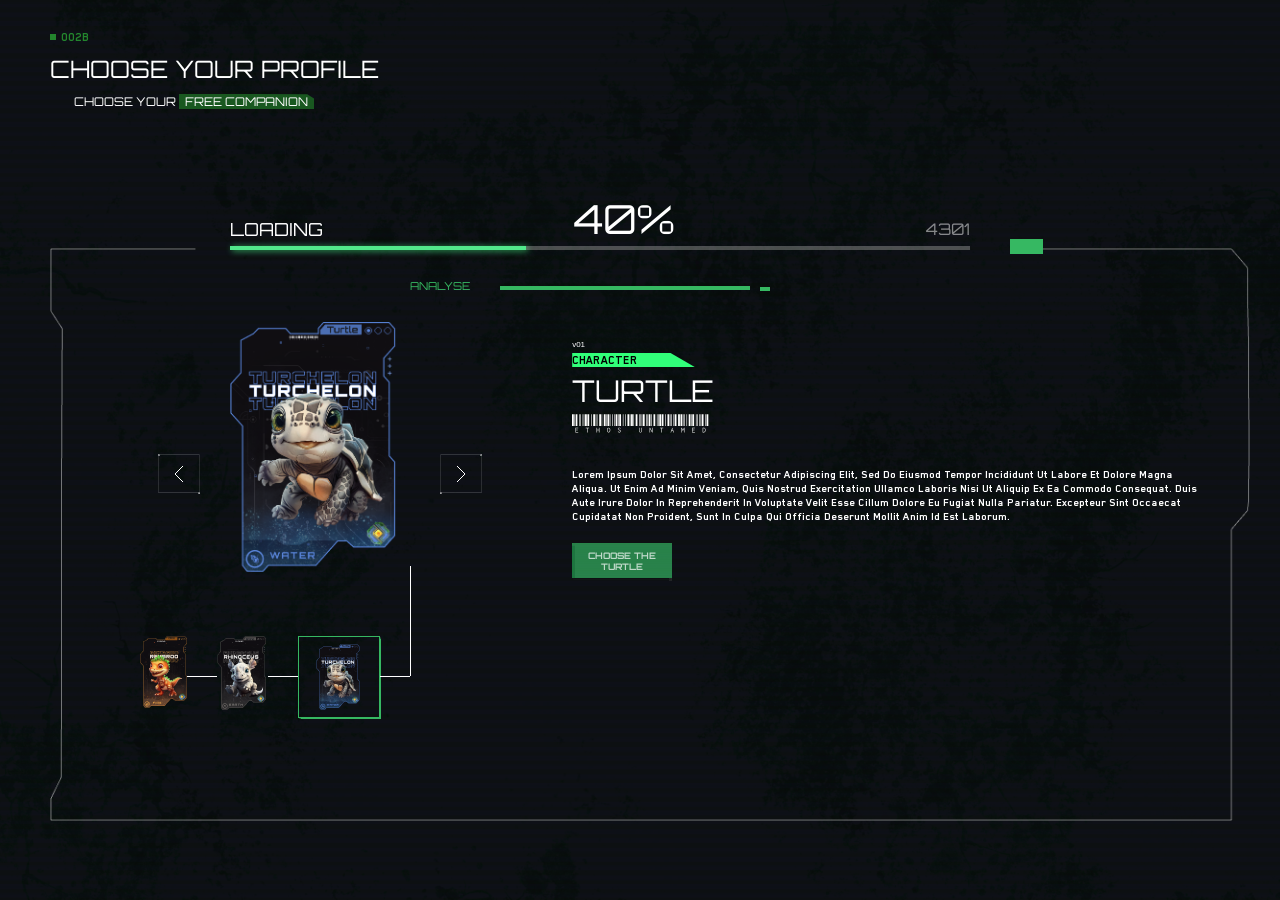
<file: choose_character.html>
<!DOCTYPE html>
<html lang="en">
    <head>
    <meta charset="UTF-8">
    <meta http-equiv="X-UA-Compatible" content="IE=edge">
    <meta name="viewport" content="width=device-width, initial-scale=1.0">
    <title>Ethos</title>
    <link rel="stylesheet" href="style1.css">
    <link href="https://fonts.cdnfonts.com/css/libre-barcode-ean13-text" rel="stylesheet">
                
    </head>

    <body>
         <header>
            <div class="heders">
                <p class="character_pagination">002B</p>
                <h3 class="character_pagination--head1">CHOOSE YOUR PROFILE</h3>
                <div class="heder3">
                <h3 class="character_pagination--head2">choose your <span class="heder3_style">free companion</span></h3>
                </div>
            </div>

            <div class="character_loading">

                <div class="character_loading_info">
                    <p class="loading">loading</p>
                    <p class="loading_pourcentage">40%</p>
                    <p class="loading_3">4301</p>
                </div>
                                            <div class="caree"></div>
            <div class="caree_analyse"></div>
            <div class="line_analyse0"></div>
            <p class="analyse">analyse</p>
                <div class="character_loading_progress"></div>

            </div>


        <section class="container" id="choose_character">
               <div class="container_elementspack">
                    <img class="arrow_left" src="assets/img/Left Arrow.svg" alt="turchelon">
                <div class="container_elements--character">
                    <img class="companion_img" src="./assets/img/turchelon.png" alt="turchelon">
                            <div class="aute_companion">
                    <div  class="aute_companion1">
                        <img src="assets/img/Dino Card.png" alt="Dino">
                    </div>
                    <div class="line"></div>
                    <div  class="aute_companion1">
                        <img src="assets/img/Rhino Card.png" alt="Rhino">
                    </div>
                     <div class="line"></div>
                    <article  class="aute_companion2">
                        <img src="assets/img/Group 28.png" class="mmcompanion" alt="Turchelon">
                    </article>
                    <div class="line"></div>
                    <div class="column"></div>
                </div>

                </div>
                    <img class="arrow_right" src="assets/img/Right Arrow.svg" alt="turchelon">
                <div class="turchelon_element">
                    <div class="companion_barcode-version">
                    <p>v01</p>
                    </div>
                    <div  class="character-info-title">
                        <p>character</p>
                    </div>
                    <div class="companion_name">
                        <p>turtle</p>
                   </div>
                  <div class="companion-barcode">
                      <svg width="137" height="19" viewBox="0 0 137 19" fill="none" xmlns="http://www.w3.org/2000/svg">
                        <path
                            d="M0 12V0.199999H1.8V12H0ZM2.4 12V0.199999H3V12H2.4ZM3.6 12V0.199999H5.4V12H3.6ZM7.2 12V0.199999H7.8V12H7.2ZM8.4 12V0.199999H9V12H8.4ZM3.38 13.74H6.22V14.2H3.86V15.72H5.82V16.2H3.86V17.92H6.2V18.38H3.38V13.74ZM10.6094 12V0.199999H11.2094V12H10.6094ZM11.8094 12V0.199999H12.4094V12H11.8094ZM13.0094 12V0.199999H14.8094V12H13.0094ZM15.4094 12V0.199999H17.2094V12H15.4094ZM19.0094 12V0.199999H19.6094V12H19.0094ZM15.0894 14.2H13.7894V13.74H16.9894V14.2H15.6294V18.38H15.0894V14.2ZM21.2188 12V0.199999H23.0188V12H21.2188ZM23.6188 12V0.199999H24.2188V12H23.6188ZM24.8188 12V0.199999H25.4188V12H24.8188ZM27.2188 12V0.199999H29.0188V12H27.2188ZM29.6188 12V0.199999H30.2188V12H29.6188ZM24.5388 13.74H25.1388V13.8C25.1121 13.8267 25.0921 13.86 25.0788 13.9C25.0788 13.9267 25.0788 13.9867 25.0788 14.08V15.72H26.8788V13.74H27.4988V13.8C27.4721 13.8267 27.4521 13.86 27.4388 13.9C27.4388 13.9267 27.4388 13.9867 27.4388 14.08V18.38H26.8788V16.18H25.0788V18.38H24.5388V13.74ZM31.8281 12V0.199999H33.6281V12H31.8281ZM34.2281 12V0.199999H34.8281V12H34.2281ZM35.4281 12V0.199999H37.2281V12H35.4281ZM37.8281 12V0.199999H38.4281V12H37.8281ZM40.2281 12V0.199999H40.8281V12H40.2281ZM36.6281 18.46C36.0948 18.46 35.6881 18.2533 35.4081 17.84C35.1148 17.4267 34.9681 16.84 34.9681 16.08C34.9681 15.3467 35.1148 14.7667 35.4081 14.34C35.7015 13.9267 36.1081 13.72 36.6281 13.72C37.1481 13.72 37.5548 13.9267 37.8481 14.34C38.1415 14.7667 38.2881 15.3467 38.2881 16.08C38.2881 16.84 38.1415 17.4267 37.8481 17.84C37.5681 18.2533 37.1615 18.46 36.6281 18.46ZM36.6281 18C36.9881 18 37.2615 17.84 37.4481 17.52C37.6481 17.1867 37.7481 16.7067 37.7481 16.08C37.7481 15.4933 37.6481 15.0267 37.4481 14.68C37.2481 14.3467 36.9748 14.18 36.6281 14.18C36.2815 14.18 36.0081 14.3467 35.8081 14.68C35.6081 15.0267 35.5081 15.4933 35.5081 16.08C35.5081 16.7067 35.6015 17.1867 35.7881 17.52C35.9881 17.84 36.2681 18 36.6281 18ZM42.4375 12V0.199999H43.0375V12H42.4375ZM43.6375 12V0.199999H45.4375V12H43.6375ZM46.0375 12V0.199999H46.6375V12H46.0375ZM47.2375 12V0.199999H49.0375V12H47.2375ZM50.8375 12V0.199999H51.4375V12H50.8375ZM47.2175 18.46C46.6175 18.46 46.1308 18.26 45.7575 17.86L46.0375 17.4L46.0575 17.34L46.1175 17.36C46.1175 17.3733 46.1242 17.4 46.1375 17.44C46.1375 17.4667 46.1508 17.5 46.1775 17.54C46.1908 17.5667 46.2175 17.5933 46.2575 17.62C46.5375 17.86 46.8842 17.98 47.2975 17.98C47.5642 17.98 47.7908 17.9067 47.9775 17.76C48.1642 17.6 48.2575 17.4133 48.2575 17.2C48.2575 17.0533 48.2242 16.9267 48.1575 16.82C48.1042 16.7267 48.0042 16.6333 47.8575 16.54C47.7108 16.4467 47.4842 16.3333 47.1775 16.2C46.7242 16.0267 46.3975 15.8267 46.1975 15.6C46.0108 15.3733 45.9175 15.12 45.9175 14.84C45.9175 14.4933 46.0442 14.2133 46.2975 14C46.5508 13.7867 46.8908 13.68 47.3175 13.68C47.5708 13.68 47.8108 13.7333 48.0375 13.84C48.2508 13.9467 48.4442 14.0867 48.6175 14.26L48.2775 14.72L48.2375 14.68C48.2375 14.6667 48.2308 14.6467 48.2175 14.62C48.2175 14.58 48.2042 14.5467 48.1775 14.52C48.1642 14.48 48.1375 14.4467 48.0975 14.42C47.9908 14.3133 47.8642 14.2333 47.7175 14.18C47.5842 14.14 47.4242 14.12 47.2375 14.12C46.9975 14.12 46.8108 14.1867 46.6775 14.32C46.5308 14.4533 46.4575 14.6133 46.4575 14.8C46.4575 14.9467 46.4842 15.0733 46.5375 15.18C46.6042 15.2867 46.7175 15.3867 46.8775 15.48C47.0375 15.5867 47.2775 15.7 47.5975 15.82C48.0375 16.0067 48.3442 16.1933 48.5175 16.38C48.6775 16.58 48.7575 16.8267 48.7575 17.12C48.7575 17.3467 48.7042 17.56 48.5975 17.76C48.4775 17.96 48.3042 18.1267 48.0775 18.26C47.8375 18.3933 47.5508 18.46 47.2175 18.46ZM53.0469 12V0.199999H53.6469V12H53.0469ZM55.4469 12V0.199999H57.2469V12H55.4469ZM57.8469 12V0.199999H58.4469V12H57.8469ZM59.0469 12V0.199999H60.8469V12H59.0469ZM61.4469 12V0.199999H62.0469V12H61.4469ZM63.6562 12V0.199999H65.4563V12H63.6562ZM67.2563 12V0.199999H67.8563V12H67.2563ZM68.4563 12V0.199999H69.0563V12H68.4563ZM69.6563 12V0.199999H70.2563V12H69.6563ZM70.8563 12V0.199999H72.6563V12H70.8563ZM68.4563 18.46C67.9763 18.46 67.6096 18.3133 67.3563 18.02C67.1029 17.7267 66.9763 17.3133 66.9763 16.78V13.74H67.5563V13.8C67.5163 13.8267 67.4963 13.86 67.4963 13.9C67.4829 13.9267 67.4763 13.9867 67.4763 14.08V16.78C67.4763 17.18 67.5563 17.4867 67.7163 17.7C67.8629 17.9133 68.1163 18.02 68.4763 18.02C68.8229 18.02 69.0763 17.9133 69.2363 17.7C69.3963 17.4867 69.4763 17.1733 69.4763 16.76V13.74H69.9763V16.76C69.9763 17.3333 69.8429 17.76 69.5763 18.04C69.3096 18.32 68.9363 18.46 68.4563 18.46ZM74.2656 12V0.199999H74.8656V12H74.2656ZM75.4656 12V0.199999H76.0656V12H75.4656ZM76.6656 12V0.199999H78.4656V12H76.6656ZM79.0656 12V0.199999H79.6656V12H79.0656ZM81.4656 12V0.199999H83.2656V12H81.4656ZM77.5856 13.74H78.0856L80.0256 17.18V13.74H80.6056V13.8C80.5656 13.8267 80.5456 13.86 80.5456 13.9C80.5323 13.9267 80.5256 13.9867 80.5256 14.08V18.38H80.1256L78.0656 14.74V18.38H77.5856V13.74ZM84.875 12V0.199999H85.475V12H84.875ZM86.075 12V0.199999H86.675V12H86.075ZM87.275 12V0.199999H89.075V12H87.275ZM89.675 12V0.199999H91.475V12H89.675ZM93.275 12V0.199999H93.875V12H93.275ZM89.355 14.2H88.055V13.74H91.255V14.2H89.895V18.38H89.355V14.2ZM95.4844 12V0.199999H97.2844V12H95.4844ZM97.8844 12V0.199999H98.4844V12H97.8844ZM99.0844 12V0.199999H99.6844V12H99.0844ZM101.484 12V0.199999H102.084V12H101.484ZM102.684 12V0.199999H104.484V12H102.684ZM101.024 17.02H99.5244L99.0644 18.38H98.5444L100.244 13.66H100.304L102.024 18.38H101.484L101.024 17.02ZM100.884 16.62L100.284 14.86L99.6644 16.62H100.884ZM106.094 12V0.199999H107.894V12H106.094ZM108.494 12V0.199999H110.294V12H108.494ZM110.894 12V0.199999H111.494V12H110.894ZM112.094 12V0.199999H112.694V12H112.094ZM114.494 12V0.199999H115.094V12H114.494ZM109.334 13.74H109.754L110.894 16.02L112.054 13.74H112.454V18.38H111.954V14.88L110.954 16.76H110.754L109.814 14.9V18.38H109.334V13.74ZM116.703 12V0.199999H118.503V12H116.703ZM119.103 12V0.199999H119.703V12H119.103ZM120.303 12V0.199999H122.103V12H120.303ZM123.903 12V0.199999H124.503V12H123.903ZM125.103 12V0.199999H125.703V12H125.103ZM120.083 13.74H122.923V14.2H120.563V15.72H122.523V16.2H120.563V17.92H122.903V18.38H120.083V13.74ZM127.312 12V0.199999H127.913V12H127.312ZM128.513 12V0.199999H129.113V12H128.513ZM129.713 12V0.199999H131.513V12H129.713ZM133.313 12V0.199999H133.913V12H133.313ZM134.513 12V0.199999H136.313V12H134.513ZM130.653 13.74H131.733C132.119 13.74 132.419 13.7933 132.633 13.9C132.859 14.0067 133.053 14.1667 133.213 14.38C133.519 14.78 133.673 15.3467 133.673 16.08C133.646 16.84 133.473 17.4133 133.153 17.8C132.833 18.2 132.333 18.3933 131.653 18.38H130.653V13.74ZM131.613 17.98C132.639 17.98 133.153 17.36 133.153 16.12C133.153 15.4933 133.039 15.0133 132.813 14.68C132.573 14.3467 132.199 14.18 131.693 14.18H131.153V17.98H131.613Z"
                            fill="white" />
                      </svg>
                   </div> 
                   <div class="companion_story">
                <p>Lorem ipsum dolor sit amet, consectetur adipiscing elit,
                     sed do eiusmod tempor incididunt ut labore et dolore magna aliqua.
                    Ut enim ad minim veniam, quis nostrud exercitation ullamco laboris nisi ut aliquip ex ea commodo consequat.
                     Duis aute irure dolor in reprehenderit in voluptate velit esse cillum dolore eu fugiat nulla pariatur.
                      Excepteur sint occaecat cupidatat non proident, sunt in culpa qui officia deserunt mollit anim id est laborum.
                </p>
                <div>
                    <div class="changer_character">
                        <a href="./choose_weapon.html">
                         <button class="changer_character_button">
                            <p class="changer_character_button_text">Choose The turtle</p>
                        </button>
                        </a>
                         <img src="assets/img/Choose The turtle Button.svg" class="changer_character_button_back" alt="button border">
                    </div>
                </div>

                
        </div>
        </section>
    </body>

</html>
</file>
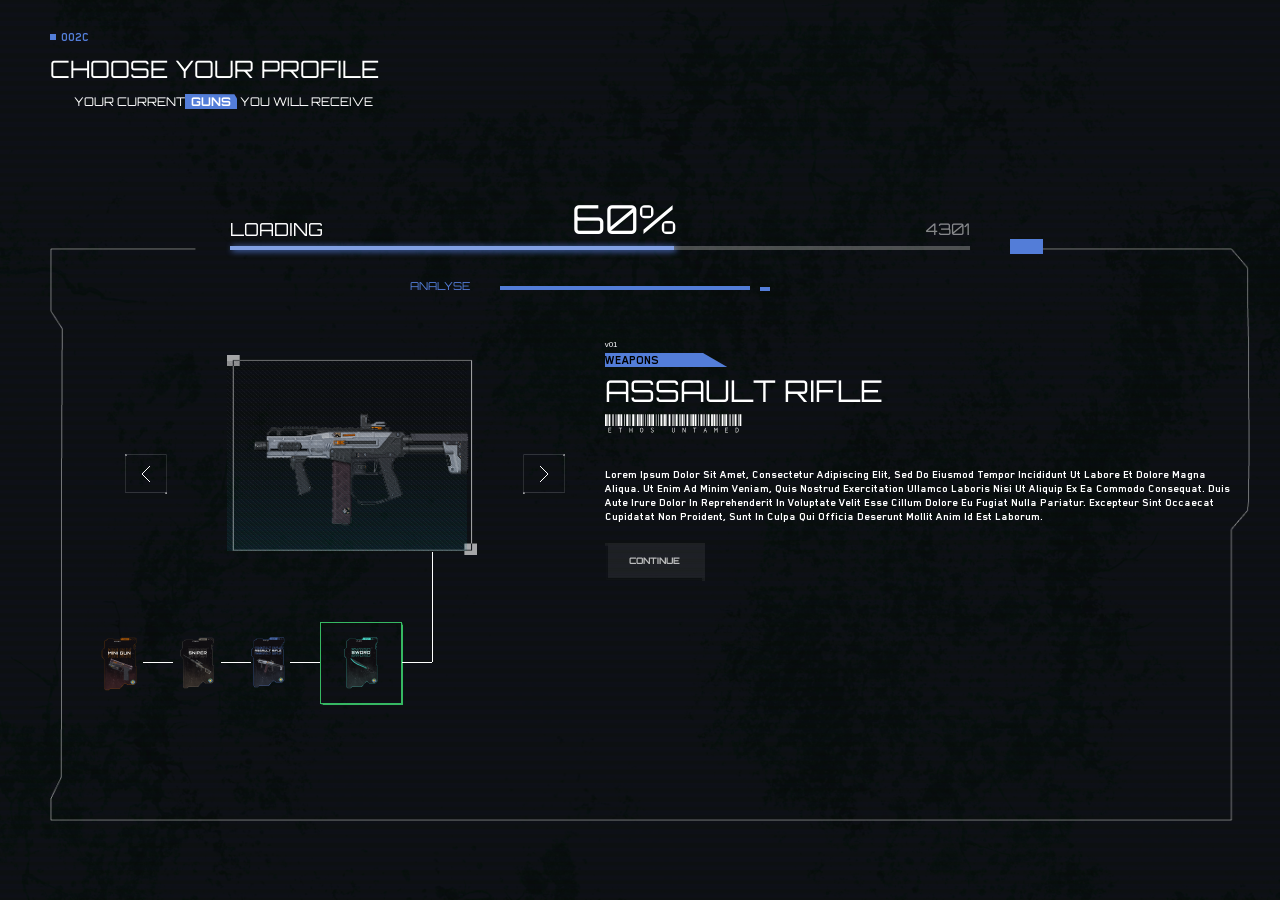
<file: choose_weapon.html>
<!DOCTYPE html>
<html lang="en">
    <head>
    <meta charset="UTF-8">
    <meta http-equiv="X-UA-Compatible" content="IE=edge">
    <meta name="viewport" content="width=device-width, initial-scale=1.0">
    <title>Ethos</title>
    <link rel="stylesheet" href="style1.css">
    <link href="https://fonts.cdnfonts.com/css/libre-barcode-ean13-text" rel="stylesheet">
                
    </head>

    <body>
         <header>
            <div class="heders">
                <p class="weapon_pagination">002c</p>
                <h3 class="character_pagination--head1">CHOOSE YOUR PROFILE</h3>
                <div class="heder3">
                <h3 class="character_pagination--head2">your current<span class="heder_weapon3_style">Guns</span> you will receive</h3>
                </div>
            </div>

            <div class="character_loading">

                <div class="character_loading_info">
                    <p class="loading">loading</p>
                    <p class="loading_pourcentage">60%</p>
                    <p class="loading_3">4301</p>
                </div>
                            <div class="caree_1"></div>
            <div class="caree_analyse1"></div>
            <div class="line_analyse_1"></div>
            <p class="analyse1">analyse</p>
                <div class="weapon_loading_progress"></div>
                
            </div>


        <section class="container" id="choose_character">
               <div class="container_elementspack">
                    <img class="arrow_left_weapon" src="assets/img/Left Arrow.svg" alt="arrow">
                <div class="container_elements--character">
                    <div>
                     <img class="weapon_background" src="assets/img/Rectangle 74.png" alt="background">
                    <img class="weapon_border" src="assets/img/border_w.png" alt="border">
                    <img class="weapon_img" src="assets/img/alchemyrefiner_alchemymagic_2_2e441ab4-5502-4b1f-b70a-cdfb44a80537_0 2.png" alt="alchemyrefiner">
                    </div>
                            <div class="aute_weapon">
                    <div  class="aute_weapon3">
                        <img src="assets/img/Group 33.png" alt="Rhino">
                    </div>
                    <div class="line"></div>
                    <div  class="aute_weapon1">
                        <img src="assets/img/Group 31.png" alt="Dino">
                    </div>
                    <div class="line"></div>
                    <div  class="aute_weapon3">
                        <img src="assets/img/Group 30.png" alt="Rhino">
                    </div>
                     <div class="line"></div>
                    <article  class="aute_companion2">
                        <img src="assets/img/Group 32.png" class="mmcompanion" alt="Turchelon">
                    </article>
                    <div class="line"></div>
                    <div class="column"></div>
                </div>

                </div>
                    <img class="arrow_right_weapon" src="assets/img/Right Arrow.svg" alt="arrow">
                <div class="turchelon_element">
                    <div class="companion_barcode-version">
                    <p>v01</p>
                    </div>
                    <div  class="weapon-info-title">
                        <p>weapons</p>
                    </div>
                    <div class="companion_name">
                        <p>Assault Rifle</p>
                   </div>
                  <div class="companion-barcode">
                      <svg width="137" height="19" viewBox="0 0 137 19" fill="none" xmlns="http://www.w3.org/2000/svg">
                        <path
                            d="M0 12V0.199999H1.8V12H0ZM2.4 12V0.199999H3V12H2.4ZM3.6 12V0.199999H5.4V12H3.6ZM7.2 12V0.199999H7.8V12H7.2ZM8.4 12V0.199999H9V12H8.4ZM3.38 13.74H6.22V14.2H3.86V15.72H5.82V16.2H3.86V17.92H6.2V18.38H3.38V13.74ZM10.6094 12V0.199999H11.2094V12H10.6094ZM11.8094 12V0.199999H12.4094V12H11.8094ZM13.0094 12V0.199999H14.8094V12H13.0094ZM15.4094 12V0.199999H17.2094V12H15.4094ZM19.0094 12V0.199999H19.6094V12H19.0094ZM15.0894 14.2H13.7894V13.74H16.9894V14.2H15.6294V18.38H15.0894V14.2ZM21.2188 12V0.199999H23.0188V12H21.2188ZM23.6188 12V0.199999H24.2188V12H23.6188ZM24.8188 12V0.199999H25.4188V12H24.8188ZM27.2188 12V0.199999H29.0188V12H27.2188ZM29.6188 12V0.199999H30.2188V12H29.6188ZM24.5388 13.74H25.1388V13.8C25.1121 13.8267 25.0921 13.86 25.0788 13.9C25.0788 13.9267 25.0788 13.9867 25.0788 14.08V15.72H26.8788V13.74H27.4988V13.8C27.4721 13.8267 27.4521 13.86 27.4388 13.9C27.4388 13.9267 27.4388 13.9867 27.4388 14.08V18.38H26.8788V16.18H25.0788V18.38H24.5388V13.74ZM31.8281 12V0.199999H33.6281V12H31.8281ZM34.2281 12V0.199999H34.8281V12H34.2281ZM35.4281 12V0.199999H37.2281V12H35.4281ZM37.8281 12V0.199999H38.4281V12H37.8281ZM40.2281 12V0.199999H40.8281V12H40.2281ZM36.6281 18.46C36.0948 18.46 35.6881 18.2533 35.4081 17.84C35.1148 17.4267 34.9681 16.84 34.9681 16.08C34.9681 15.3467 35.1148 14.7667 35.4081 14.34C35.7015 13.9267 36.1081 13.72 36.6281 13.72C37.1481 13.72 37.5548 13.9267 37.8481 14.34C38.1415 14.7667 38.2881 15.3467 38.2881 16.08C38.2881 16.84 38.1415 17.4267 37.8481 17.84C37.5681 18.2533 37.1615 18.46 36.6281 18.46ZM36.6281 18C36.9881 18 37.2615 17.84 37.4481 17.52C37.6481 17.1867 37.7481 16.7067 37.7481 16.08C37.7481 15.4933 37.6481 15.0267 37.4481 14.68C37.2481 14.3467 36.9748 14.18 36.6281 14.18C36.2815 14.18 36.0081 14.3467 35.8081 14.68C35.6081 15.0267 35.5081 15.4933 35.5081 16.08C35.5081 16.7067 35.6015 17.1867 35.7881 17.52C35.9881 17.84 36.2681 18 36.6281 18ZM42.4375 12V0.199999H43.0375V12H42.4375ZM43.6375 12V0.199999H45.4375V12H43.6375ZM46.0375 12V0.199999H46.6375V12H46.0375ZM47.2375 12V0.199999H49.0375V12H47.2375ZM50.8375 12V0.199999H51.4375V12H50.8375ZM47.2175 18.46C46.6175 18.46 46.1308 18.26 45.7575 17.86L46.0375 17.4L46.0575 17.34L46.1175 17.36C46.1175 17.3733 46.1242 17.4 46.1375 17.44C46.1375 17.4667 46.1508 17.5 46.1775 17.54C46.1908 17.5667 46.2175 17.5933 46.2575 17.62C46.5375 17.86 46.8842 17.98 47.2975 17.98C47.5642 17.98 47.7908 17.9067 47.9775 17.76C48.1642 17.6 48.2575 17.4133 48.2575 17.2C48.2575 17.0533 48.2242 16.9267 48.1575 16.82C48.1042 16.7267 48.0042 16.6333 47.8575 16.54C47.7108 16.4467 47.4842 16.3333 47.1775 16.2C46.7242 16.0267 46.3975 15.8267 46.1975 15.6C46.0108 15.3733 45.9175 15.12 45.9175 14.84C45.9175 14.4933 46.0442 14.2133 46.2975 14C46.5508 13.7867 46.8908 13.68 47.3175 13.68C47.5708 13.68 47.8108 13.7333 48.0375 13.84C48.2508 13.9467 48.4442 14.0867 48.6175 14.26L48.2775 14.72L48.2375 14.68C48.2375 14.6667 48.2308 14.6467 48.2175 14.62C48.2175 14.58 48.2042 14.5467 48.1775 14.52C48.1642 14.48 48.1375 14.4467 48.0975 14.42C47.9908 14.3133 47.8642 14.2333 47.7175 14.18C47.5842 14.14 47.4242 14.12 47.2375 14.12C46.9975 14.12 46.8108 14.1867 46.6775 14.32C46.5308 14.4533 46.4575 14.6133 46.4575 14.8C46.4575 14.9467 46.4842 15.0733 46.5375 15.18C46.6042 15.2867 46.7175 15.3867 46.8775 15.48C47.0375 15.5867 47.2775 15.7 47.5975 15.82C48.0375 16.0067 48.3442 16.1933 48.5175 16.38C48.6775 16.58 48.7575 16.8267 48.7575 17.12C48.7575 17.3467 48.7042 17.56 48.5975 17.76C48.4775 17.96 48.3042 18.1267 48.0775 18.26C47.8375 18.3933 47.5508 18.46 47.2175 18.46ZM53.0469 12V0.199999H53.6469V12H53.0469ZM55.4469 12V0.199999H57.2469V12H55.4469ZM57.8469 12V0.199999H58.4469V12H57.8469ZM59.0469 12V0.199999H60.8469V12H59.0469ZM61.4469 12V0.199999H62.0469V12H61.4469ZM63.6562 12V0.199999H65.4563V12H63.6562ZM67.2563 12V0.199999H67.8563V12H67.2563ZM68.4563 12V0.199999H69.0563V12H68.4563ZM69.6563 12V0.199999H70.2563V12H69.6563ZM70.8563 12V0.199999H72.6563V12H70.8563ZM68.4563 18.46C67.9763 18.46 67.6096 18.3133 67.3563 18.02C67.1029 17.7267 66.9763 17.3133 66.9763 16.78V13.74H67.5563V13.8C67.5163 13.8267 67.4963 13.86 67.4963 13.9C67.4829 13.9267 67.4763 13.9867 67.4763 14.08V16.78C67.4763 17.18 67.5563 17.4867 67.7163 17.7C67.8629 17.9133 68.1163 18.02 68.4763 18.02C68.8229 18.02 69.0763 17.9133 69.2363 17.7C69.3963 17.4867 69.4763 17.1733 69.4763 16.76V13.74H69.9763V16.76C69.9763 17.3333 69.8429 17.76 69.5763 18.04C69.3096 18.32 68.9363 18.46 68.4563 18.46ZM74.2656 12V0.199999H74.8656V12H74.2656ZM75.4656 12V0.199999H76.0656V12H75.4656ZM76.6656 12V0.199999H78.4656V12H76.6656ZM79.0656 12V0.199999H79.6656V12H79.0656ZM81.4656 12V0.199999H83.2656V12H81.4656ZM77.5856 13.74H78.0856L80.0256 17.18V13.74H80.6056V13.8C80.5656 13.8267 80.5456 13.86 80.5456 13.9C80.5323 13.9267 80.5256 13.9867 80.5256 14.08V18.38H80.1256L78.0656 14.74V18.38H77.5856V13.74ZM84.875 12V0.199999H85.475V12H84.875ZM86.075 12V0.199999H86.675V12H86.075ZM87.275 12V0.199999H89.075V12H87.275ZM89.675 12V0.199999H91.475V12H89.675ZM93.275 12V0.199999H93.875V12H93.275ZM89.355 14.2H88.055V13.74H91.255V14.2H89.895V18.38H89.355V14.2ZM95.4844 12V0.199999H97.2844V12H95.4844ZM97.8844 12V0.199999H98.4844V12H97.8844ZM99.0844 12V0.199999H99.6844V12H99.0844ZM101.484 12V0.199999H102.084V12H101.484ZM102.684 12V0.199999H104.484V12H102.684ZM101.024 17.02H99.5244L99.0644 18.38H98.5444L100.244 13.66H100.304L102.024 18.38H101.484L101.024 17.02ZM100.884 16.62L100.284 14.86L99.6644 16.62H100.884ZM106.094 12V0.199999H107.894V12H106.094ZM108.494 12V0.199999H110.294V12H108.494ZM110.894 12V0.199999H111.494V12H110.894ZM112.094 12V0.199999H112.694V12H112.094ZM114.494 12V0.199999H115.094V12H114.494ZM109.334 13.74H109.754L110.894 16.02L112.054 13.74H112.454V18.38H111.954V14.88L110.954 16.76H110.754L109.814 14.9V18.38H109.334V13.74ZM116.703 12V0.199999H118.503V12H116.703ZM119.103 12V0.199999H119.703V12H119.103ZM120.303 12V0.199999H122.103V12H120.303ZM123.903 12V0.199999H124.503V12H123.903ZM125.103 12V0.199999H125.703V12H125.103ZM120.083 13.74H122.923V14.2H120.563V15.72H122.523V16.2H120.563V17.92H122.903V18.38H120.083V13.74ZM127.312 12V0.199999H127.913V12H127.312ZM128.513 12V0.199999H129.113V12H128.513ZM129.713 12V0.199999H131.513V12H129.713ZM133.313 12V0.199999H133.913V12H133.313ZM134.513 12V0.199999H136.313V12H134.513ZM130.653 13.74H131.733C132.119 13.74 132.419 13.7933 132.633 13.9C132.859 14.0067 133.053 14.1667 133.213 14.38C133.519 14.78 133.673 15.3467 133.673 16.08C133.646 16.84 133.473 17.4133 133.153 17.8C132.833 18.2 132.333 18.3933 131.653 18.38H130.653V13.74ZM131.613 17.98C132.639 17.98 133.153 17.36 133.153 16.12C133.153 15.4933 133.039 15.0133 132.813 14.68C132.573 14.3467 132.199 14.18 131.693 14.18H131.153V17.98H131.613Z"
                            fill="white" />
                      </svg>
                   </div> 
                   <div class="companion_story">
                <p>Lorem ipsum dolor sit amet, consectetur adipiscing elit,
                     sed do eiusmod tempor incididunt ut labore et dolore magna aliqua.
                    Ut enim ad minim veniam, quis nostrud exercitation ullamco laboris nisi ut aliquip ex ea commodo consequat.
                     Duis aute irure dolor in reprehenderit in voluptate velit esse cillum dolore eu fugiat nulla pariatur.
                      Excepteur sint occaecat cupidatat non proident, sunt in culpa qui officia deserunt mollit anim id est laborum.
                </p>
                <div>
                    <div class="changer_character">
                        <a href="./friends_share.html">
                         <button class="changer_weapon_button_w">
                            <p class="changer_character_button_text">continue</p>
                        </button>
                        </a>
                         <img src="assets/img/Choose The turtle Button.svg" class="changer_weapon_button_back" alt="button border">
                    </div>
                </div>

                
        </div>
        </section>
    </body>

</html>
</file>
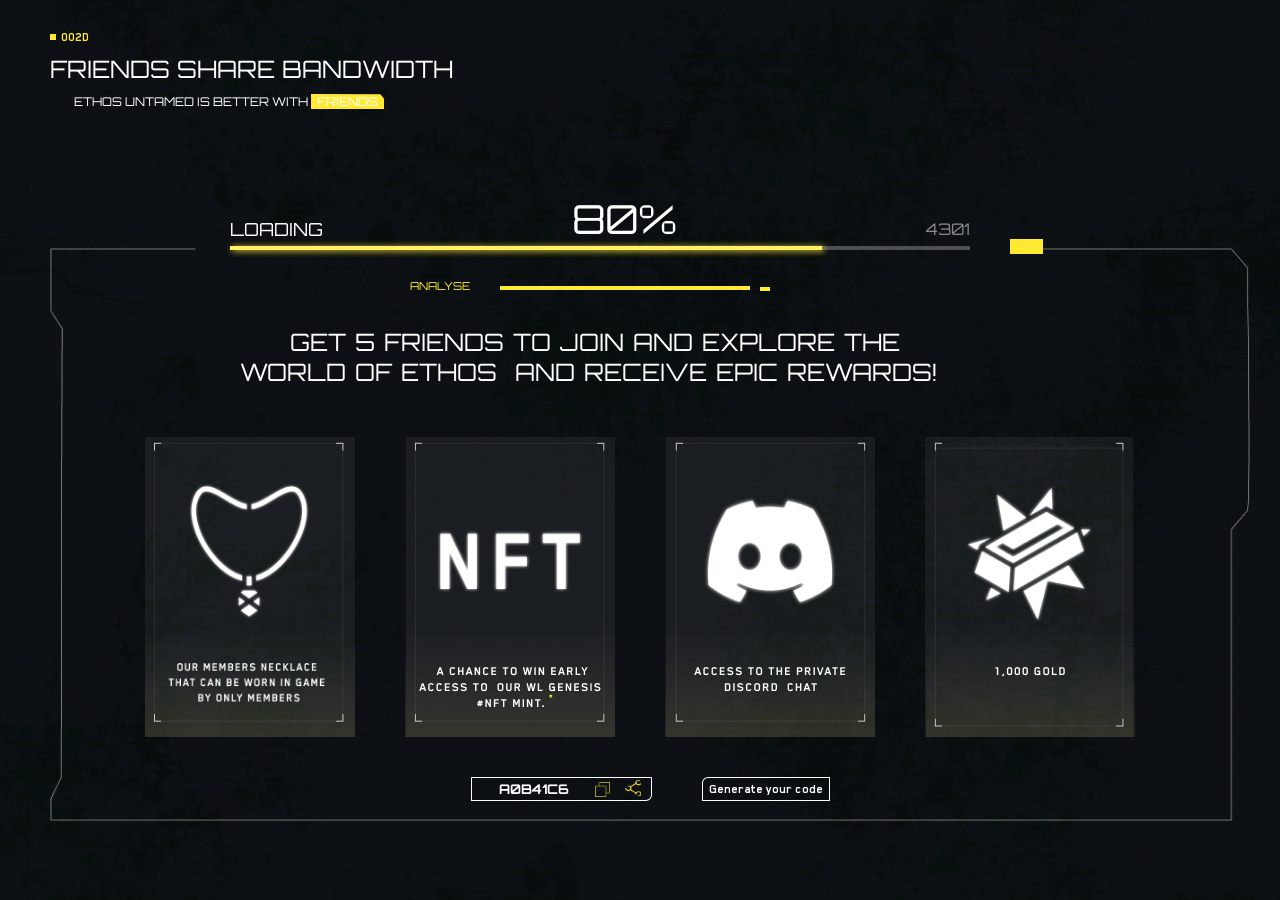
<file: friends_share.html>
<!DOCTYPE html>
<html lang="en">
    <head>
    <meta charset="UTF-8">
    <meta http-equiv="X-UA-Compatible" content="IE=edge">
    <meta name="viewport" content="width=device-width, initial-scale=1.0">
    <title>Ethos</title>
    <link rel="stylesheet" href="style1.css">
    <link href="https://fonts.cdnfonts.com/css/libre-barcode-ean13-text" rel="stylesheet">
                
    </head>

    <body>
         <header>
            <div class="heders">
                <p class="friend_pagination">002D</p>
                <h3 class="character_pagination--head1">FRIENDS SHARE BANDWIDTH</h3>
                <div class="heder3">
                <h3 class="character_pagination--head2">Ethos Untamed is better with <span class="heder4_style">friends</span></h3>
                </div>
            </div>

            <div class="character_loading">

                <div class="character_loading_info">
                    <p class="loading">loading</p>
                    <p class="loading_pourcentage">80%</p>
                    <p class="loading_3">4301</p>
                </div>
                            <div class="caree_2"></div>
            <div class="caree_analyse2"></div>
            <div class="line_analyse_2"></div>
            <p class="analyse2">analyse</p>
                <div class="friend_loading_progress"></div>
            </div>


        <section class="container" id="choose_character">

               <div class="container_elementspack_friend">
                    <p class="coditions_rewardes">Get 5 friends to join and explore the <span class="head_edit"> world of ETHOS  and receive EPIC rewards!</span></p>
                <div class="aute_friend">
                    <article  class="art_Card">
                        <img src="assets/img/Necklace Card.png" class="Card" alt="Necklace Card">
                    </article>
                    
                    <article  class="art_Card">
                        <img src="assets/img/NFT Card.png" class="Card" alt="NFT Card">
                        <img src="assets/img/nft.png" class="text_card" alt="text" class="card_nft">
                    </article>

                    <article  class="art_Card">
                        <img src="assets/img/Discord Card.png" class="Card" alt="Discord Card">
                         <img src="assets/img/discord.png" class="text_card" alt="text">
                    </article>

                    <article  class="art_Card">
                        <img src="assets/img/Gold Card.png" class="Card" alt="Gold Card">
                         <img src="assets/img/1,000 gold.png" class="text_card" alt="text">
                    </article>
                </div>
                    
                <div class="button">
                       
                         <button class="button_copier_share">
                            <p class="code">A0B41C6</p>
                <img src="assets/img/Vector-1.png" class="copier" alt="copier">
                  
                 <a href="#share_op">
                 <img src="assets/img/Vector (2).png" class="partager" alt="partager">
               </a>
                        </button>

                        <button class="code_generate_button">
                            <p class="code_generate_text">Generate your code</p>
                        </button>
                </div> 
        </div>
        </div>

        







<div id="share_op" class="page_option_share">
  <div class="share_op">
     <div class="items_share">
        <p class="character_pagination--head1">Share to your friend by using these</p>
        <div class="moyenne_invitation">
            <img src="assets/img/Group 24.png" alt="instagram" class="moyenne_invitation_general">
            <img src="assets/img/Group 26 (1).png" alt="x" class="moyenne_invitation_general" >
            <img src="assets/img/Group 25.png" alt="facebook" class="moyenne_invitation_face" >
            <img src="assets/img/Group 27.png" alt="discord" class="moyenne_invitation_general" >
        </div>
        <button class="button_copier_share">
             <p class="code">A0B41C6</p>
             <a href="./profile.html">
             <img src="assets/img/Vector-1.png" class="copier" alt="copier">
             </a>
        </button>
</div>
    <a href="#" class="retour">X</a>
  </div>
        </section>
    </body>

</html>
</file>
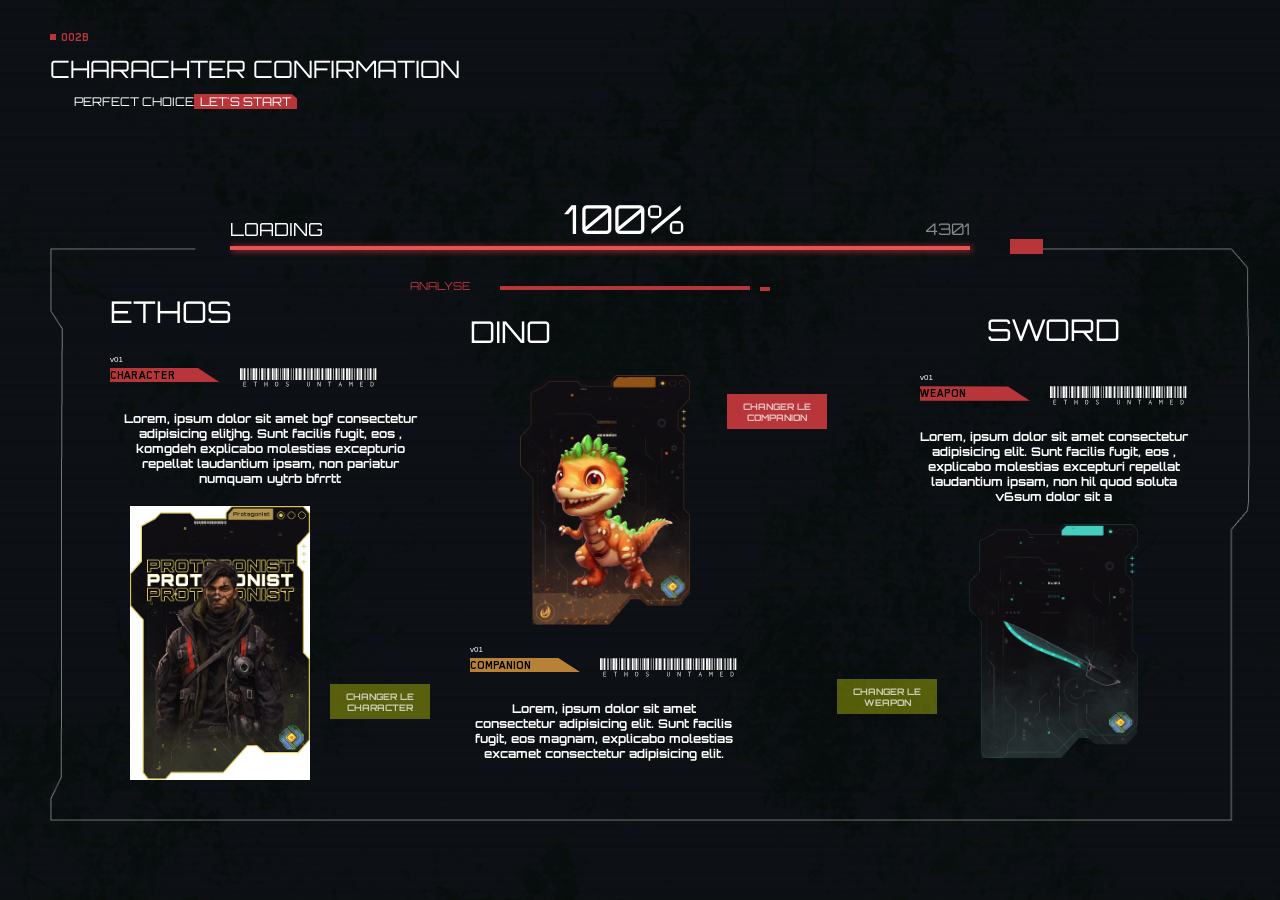
<file: profile.html>
<!DOCTYPE html>
<html lang="en">

<head>
    <meta charset="UTF-8">
    <meta http-equiv="X-UA-Compatible" content="IE=edge">
    <meta name="viewport" content="width=device-width, initial-scale=1.0">
    <title>Ethos</title>
    <link rel="stylesheet" href="style1.css">
    <link href="https://fonts.cdnfonts.com/css/libre-barcode-ean13-text" rel="stylesheet">

</head>

<body>
    <header>
        <div class="heders">
            <p class="profile_pagination">002B</p>
            <h3 class="character_pagination--head1">CHARACHTER CONFIRMATION</h3>
            <div class="heder3">
                <h3 class="character_pagination--head2">perfect choice<span class="heder5_style">let's start</span></h3>
            </div>
        </div>

        <div class="character_loading">

            <div class="character_loading_info">
                <p class="loading">loading</p>
                <p class="loading_pourcentage">100%</p>
                <p class="loading_3">4301</p>
            </div>
            <div class="caree_3"></div>
            <div class="caree_analyse3"></div>
            <div class="line_analyse"></div>
            <p class="analyse3">analyse</p>
            <div class="character_loading_progress_profile"></div>
        </div>
        


        <section class="container" id="choose_character">
            <div class="container_elementspack">
                <div class="character_elements">
                    <div class="companion_name">
                        <p>ethos</p>
                    </div>

            <div class="v0_charachter">
                    <div class="companion_barcode-version">
                        <p>v01</p>
                    </div>

                    <div class="barcode_befor">
                    <div class="character_poly">
                        <p>character</p>
                    </div>
                    <div class="companion-barcode">
                      <svg width="137" height="19" viewBox="0 0 137 19" fill="none" xmlns="http://www.w3.org/2000/svg">
                        <path
                            d="M0 12V0.199999H1.8V12H0ZM2.4 12V0.199999H3V12H2.4ZM3.6 12V0.199999H5.4V12H3.6ZM7.2 12V0.199999H7.8V12H7.2ZM8.4 12V0.199999H9V12H8.4ZM3.38 13.74H6.22V14.2H3.86V15.72H5.82V16.2H3.86V17.92H6.2V18.38H3.38V13.74ZM10.6094 12V0.199999H11.2094V12H10.6094ZM11.8094 12V0.199999H12.4094V12H11.8094ZM13.0094 12V0.199999H14.8094V12H13.0094ZM15.4094 12V0.199999H17.2094V12H15.4094ZM19.0094 12V0.199999H19.6094V12H19.0094ZM15.0894 14.2H13.7894V13.74H16.9894V14.2H15.6294V18.38H15.0894V14.2ZM21.2188 12V0.199999H23.0188V12H21.2188ZM23.6188 12V0.199999H24.2188V12H23.6188ZM24.8188 12V0.199999H25.4188V12H24.8188ZM27.2188 12V0.199999H29.0188V12H27.2188ZM29.6188 12V0.199999H30.2188V12H29.6188ZM24.5388 13.74H25.1388V13.8C25.1121 13.8267 25.0921 13.86 25.0788 13.9C25.0788 13.9267 25.0788 13.9867 25.0788 14.08V15.72H26.8788V13.74H27.4988V13.8C27.4721 13.8267 27.4521 13.86 27.4388 13.9C27.4388 13.9267 27.4388 13.9867 27.4388 14.08V18.38H26.8788V16.18H25.0788V18.38H24.5388V13.74ZM31.8281 12V0.199999H33.6281V12H31.8281ZM34.2281 12V0.199999H34.8281V12H34.2281ZM35.4281 12V0.199999H37.2281V12H35.4281ZM37.8281 12V0.199999H38.4281V12H37.8281ZM40.2281 12V0.199999H40.8281V12H40.2281ZM36.6281 18.46C36.0948 18.46 35.6881 18.2533 35.4081 17.84C35.1148 17.4267 34.9681 16.84 34.9681 16.08C34.9681 15.3467 35.1148 14.7667 35.4081 14.34C35.7015 13.9267 36.1081 13.72 36.6281 13.72C37.1481 13.72 37.5548 13.9267 37.8481 14.34C38.1415 14.7667 38.2881 15.3467 38.2881 16.08C38.2881 16.84 38.1415 17.4267 37.8481 17.84C37.5681 18.2533 37.1615 18.46 36.6281 18.46ZM36.6281 18C36.9881 18 37.2615 17.84 37.4481 17.52C37.6481 17.1867 37.7481 16.7067 37.7481 16.08C37.7481 15.4933 37.6481 15.0267 37.4481 14.68C37.2481 14.3467 36.9748 14.18 36.6281 14.18C36.2815 14.18 36.0081 14.3467 35.8081 14.68C35.6081 15.0267 35.5081 15.4933 35.5081 16.08C35.5081 16.7067 35.6015 17.1867 35.7881 17.52C35.9881 17.84 36.2681 18 36.6281 18ZM42.4375 12V0.199999H43.0375V12H42.4375ZM43.6375 12V0.199999H45.4375V12H43.6375ZM46.0375 12V0.199999H46.6375V12H46.0375ZM47.2375 12V0.199999H49.0375V12H47.2375ZM50.8375 12V0.199999H51.4375V12H50.8375ZM47.2175 18.46C46.6175 18.46 46.1308 18.26 45.7575 17.86L46.0375 17.4L46.0575 17.34L46.1175 17.36C46.1175 17.3733 46.1242 17.4 46.1375 17.44C46.1375 17.4667 46.1508 17.5 46.1775 17.54C46.1908 17.5667 46.2175 17.5933 46.2575 17.62C46.5375 17.86 46.8842 17.98 47.2975 17.98C47.5642 17.98 47.7908 17.9067 47.9775 17.76C48.1642 17.6 48.2575 17.4133 48.2575 17.2C48.2575 17.0533 48.2242 16.9267 48.1575 16.82C48.1042 16.7267 48.0042 16.6333 47.8575 16.54C47.7108 16.4467 47.4842 16.3333 47.1775 16.2C46.7242 16.0267 46.3975 15.8267 46.1975 15.6C46.0108 15.3733 45.9175 15.12 45.9175 14.84C45.9175 14.4933 46.0442 14.2133 46.2975 14C46.5508 13.7867 46.8908 13.68 47.3175 13.68C47.5708 13.68 47.8108 13.7333 48.0375 13.84C48.2508 13.9467 48.4442 14.0867 48.6175 14.26L48.2775 14.72L48.2375 14.68C48.2375 14.6667 48.2308 14.6467 48.2175 14.62C48.2175 14.58 48.2042 14.5467 48.1775 14.52C48.1642 14.48 48.1375 14.4467 48.0975 14.42C47.9908 14.3133 47.8642 14.2333 47.7175 14.18C47.5842 14.14 47.4242 14.12 47.2375 14.12C46.9975 14.12 46.8108 14.1867 46.6775 14.32C46.5308 14.4533 46.4575 14.6133 46.4575 14.8C46.4575 14.9467 46.4842 15.0733 46.5375 15.18C46.6042 15.2867 46.7175 15.3867 46.8775 15.48C47.0375 15.5867 47.2775 15.7 47.5975 15.82C48.0375 16.0067 48.3442 16.1933 48.5175 16.38C48.6775 16.58 48.7575 16.8267 48.7575 17.12C48.7575 17.3467 48.7042 17.56 48.5975 17.76C48.4775 17.96 48.3042 18.1267 48.0775 18.26C47.8375 18.3933 47.5508 18.46 47.2175 18.46ZM53.0469 12V0.199999H53.6469V12H53.0469ZM55.4469 12V0.199999H57.2469V12H55.4469ZM57.8469 12V0.199999H58.4469V12H57.8469ZM59.0469 12V0.199999H60.8469V12H59.0469ZM61.4469 12V0.199999H62.0469V12H61.4469ZM63.6562 12V0.199999H65.4563V12H63.6562ZM67.2563 12V0.199999H67.8563V12H67.2563ZM68.4563 12V0.199999H69.0563V12H68.4563ZM69.6563 12V0.199999H70.2563V12H69.6563ZM70.8563 12V0.199999H72.6563V12H70.8563ZM68.4563 18.46C67.9763 18.46 67.6096 18.3133 67.3563 18.02C67.1029 17.7267 66.9763 17.3133 66.9763 16.78V13.74H67.5563V13.8C67.5163 13.8267 67.4963 13.86 67.4963 13.9C67.4829 13.9267 67.4763 13.9867 67.4763 14.08V16.78C67.4763 17.18 67.5563 17.4867 67.7163 17.7C67.8629 17.9133 68.1163 18.02 68.4763 18.02C68.8229 18.02 69.0763 17.9133 69.2363 17.7C69.3963 17.4867 69.4763 17.1733 69.4763 16.76V13.74H69.9763V16.76C69.9763 17.3333 69.8429 17.76 69.5763 18.04C69.3096 18.32 68.9363 18.46 68.4563 18.46ZM74.2656 12V0.199999H74.8656V12H74.2656ZM75.4656 12V0.199999H76.0656V12H75.4656ZM76.6656 12V0.199999H78.4656V12H76.6656ZM79.0656 12V0.199999H79.6656V12H79.0656ZM81.4656 12V0.199999H83.2656V12H81.4656ZM77.5856 13.74H78.0856L80.0256 17.18V13.74H80.6056V13.8C80.5656 13.8267 80.5456 13.86 80.5456 13.9C80.5323 13.9267 80.5256 13.9867 80.5256 14.08V18.38H80.1256L78.0656 14.74V18.38H77.5856V13.74ZM84.875 12V0.199999H85.475V12H84.875ZM86.075 12V0.199999H86.675V12H86.075ZM87.275 12V0.199999H89.075V12H87.275ZM89.675 12V0.199999H91.475V12H89.675ZM93.275 12V0.199999H93.875V12H93.275ZM89.355 14.2H88.055V13.74H91.255V14.2H89.895V18.38H89.355V14.2ZM95.4844 12V0.199999H97.2844V12H95.4844ZM97.8844 12V0.199999H98.4844V12H97.8844ZM99.0844 12V0.199999H99.6844V12H99.0844ZM101.484 12V0.199999H102.084V12H101.484ZM102.684 12V0.199999H104.484V12H102.684ZM101.024 17.02H99.5244L99.0644 18.38H98.5444L100.244 13.66H100.304L102.024 18.38H101.484L101.024 17.02ZM100.884 16.62L100.284 14.86L99.6644 16.62H100.884ZM106.094 12V0.199999H107.894V12H106.094ZM108.494 12V0.199999H110.294V12H108.494ZM110.894 12V0.199999H111.494V12H110.894ZM112.094 12V0.199999H112.694V12H112.094ZM114.494 12V0.199999H115.094V12H114.494ZM109.334 13.74H109.754L110.894 16.02L112.054 13.74H112.454V18.38H111.954V14.88L110.954 16.76H110.754L109.814 14.9V18.38H109.334V13.74ZM116.703 12V0.199999H118.503V12H116.703ZM119.103 12V0.199999H119.703V12H119.103ZM120.303 12V0.199999H122.103V12H120.303ZM123.903 12V0.199999H124.503V12H123.903ZM125.103 12V0.199999H125.703V12H125.103ZM120.083 13.74H122.923V14.2H120.563V15.72H122.523V16.2H120.563V17.92H122.903V18.38H120.083V13.74ZM127.312 12V0.199999H127.913V12H127.312ZM128.513 12V0.199999H129.113V12H128.513ZM129.713 12V0.199999H131.513V12H129.713ZM133.313 12V0.199999H133.913V12H133.313ZM134.513 12V0.199999H136.313V12H134.513ZM130.653 13.74H131.733C132.119 13.74 132.419 13.7933 132.633 13.9C132.859 14.0067 133.053 14.1667 133.213 14.38C133.519 14.78 133.673 15.3467 133.673 16.08C133.646 16.84 133.473 17.4133 133.153 17.8C132.833 18.2 132.333 18.3933 131.653 18.38H130.653V13.74ZM131.613 17.98C132.639 17.98 133.153 17.36 133.153 16.12C133.153 15.4933 133.039 15.0133 132.813 14.68C132.573 14.3467 132.199 14.18 131.693 14.18H131.153V17.98H131.613Z"
                            fill="white" />
                      </svg>
                   </div> 

                    </div>
</div>
                    <p class="profile_text">
                       Lorem, ipsum dolor sit amet bgf consectetur adipisicing elitjhg. Sunt facilis fugit, eos , komgdeh explicabo molestias excepturio repellat laudantium ipsam, non pariatur numquam uytrb bfrrtt
                    </p>
                    <div class="btn_character">
                    <img class="character_img" src="assets/img/main-character.png" alt="main character">
                                    <div class="one_buttons">
                                        <a href="./index.html">
                    <button class="changer_character_butn">
                        
                        <p class="changer_character_button_text">changer
le character</p>
                    </button>
                    </a>
                    </div>
                </div>
                </div>




                <div class="character_elements">
                    <div class="companion_name">
                        <p>dino</p>
                    </div>

                    <img class="companion_img" src="assets/img/dino.png" alt="turchelon">
                    
                                <div class="v0_charachter">
                    <div class="companion_barcode-version">
                        <p>v01</p>
                    </div>

                    <div class="barcode_befor">
                    <div class="dino_poly">
                        <p>companion</p>
                    </div>
                    <div class="companion-barcode">
                      <svg width="137" height="19" viewBox="0 0 137 19" fill="none" xmlns="http://www.w3.org/2000/svg">
                        <path
                            d="M0 12V0.199999H1.8V12H0ZM2.4 12V0.199999H3V12H2.4ZM3.6 12V0.199999H5.4V12H3.6ZM7.2 12V0.199999H7.8V12H7.2ZM8.4 12V0.199999H9V12H8.4ZM3.38 13.74H6.22V14.2H3.86V15.72H5.82V16.2H3.86V17.92H6.2V18.38H3.38V13.74ZM10.6094 12V0.199999H11.2094V12H10.6094ZM11.8094 12V0.199999H12.4094V12H11.8094ZM13.0094 12V0.199999H14.8094V12H13.0094ZM15.4094 12V0.199999H17.2094V12H15.4094ZM19.0094 12V0.199999H19.6094V12H19.0094ZM15.0894 14.2H13.7894V13.74H16.9894V14.2H15.6294V18.38H15.0894V14.2ZM21.2188 12V0.199999H23.0188V12H21.2188ZM23.6188 12V0.199999H24.2188V12H23.6188ZM24.8188 12V0.199999H25.4188V12H24.8188ZM27.2188 12V0.199999H29.0188V12H27.2188ZM29.6188 12V0.199999H30.2188V12H29.6188ZM24.5388 13.74H25.1388V13.8C25.1121 13.8267 25.0921 13.86 25.0788 13.9C25.0788 13.9267 25.0788 13.9867 25.0788 14.08V15.72H26.8788V13.74H27.4988V13.8C27.4721 13.8267 27.4521 13.86 27.4388 13.9C27.4388 13.9267 27.4388 13.9867 27.4388 14.08V18.38H26.8788V16.18H25.0788V18.38H24.5388V13.74ZM31.8281 12V0.199999H33.6281V12H31.8281ZM34.2281 12V0.199999H34.8281V12H34.2281ZM35.4281 12V0.199999H37.2281V12H35.4281ZM37.8281 12V0.199999H38.4281V12H37.8281ZM40.2281 12V0.199999H40.8281V12H40.2281ZM36.6281 18.46C36.0948 18.46 35.6881 18.2533 35.4081 17.84C35.1148 17.4267 34.9681 16.84 34.9681 16.08C34.9681 15.3467 35.1148 14.7667 35.4081 14.34C35.7015 13.9267 36.1081 13.72 36.6281 13.72C37.1481 13.72 37.5548 13.9267 37.8481 14.34C38.1415 14.7667 38.2881 15.3467 38.2881 16.08C38.2881 16.84 38.1415 17.4267 37.8481 17.84C37.5681 18.2533 37.1615 18.46 36.6281 18.46ZM36.6281 18C36.9881 18 37.2615 17.84 37.4481 17.52C37.6481 17.1867 37.7481 16.7067 37.7481 16.08C37.7481 15.4933 37.6481 15.0267 37.4481 14.68C37.2481 14.3467 36.9748 14.18 36.6281 14.18C36.2815 14.18 36.0081 14.3467 35.8081 14.68C35.6081 15.0267 35.5081 15.4933 35.5081 16.08C35.5081 16.7067 35.6015 17.1867 35.7881 17.52C35.9881 17.84 36.2681 18 36.6281 18ZM42.4375 12V0.199999H43.0375V12H42.4375ZM43.6375 12V0.199999H45.4375V12H43.6375ZM46.0375 12V0.199999H46.6375V12H46.0375ZM47.2375 12V0.199999H49.0375V12H47.2375ZM50.8375 12V0.199999H51.4375V12H50.8375ZM47.2175 18.46C46.6175 18.46 46.1308 18.26 45.7575 17.86L46.0375 17.4L46.0575 17.34L46.1175 17.36C46.1175 17.3733 46.1242 17.4 46.1375 17.44C46.1375 17.4667 46.1508 17.5 46.1775 17.54C46.1908 17.5667 46.2175 17.5933 46.2575 17.62C46.5375 17.86 46.8842 17.98 47.2975 17.98C47.5642 17.98 47.7908 17.9067 47.9775 17.76C48.1642 17.6 48.2575 17.4133 48.2575 17.2C48.2575 17.0533 48.2242 16.9267 48.1575 16.82C48.1042 16.7267 48.0042 16.6333 47.8575 16.54C47.7108 16.4467 47.4842 16.3333 47.1775 16.2C46.7242 16.0267 46.3975 15.8267 46.1975 15.6C46.0108 15.3733 45.9175 15.12 45.9175 14.84C45.9175 14.4933 46.0442 14.2133 46.2975 14C46.5508 13.7867 46.8908 13.68 47.3175 13.68C47.5708 13.68 47.8108 13.7333 48.0375 13.84C48.2508 13.9467 48.4442 14.0867 48.6175 14.26L48.2775 14.72L48.2375 14.68C48.2375 14.6667 48.2308 14.6467 48.2175 14.62C48.2175 14.58 48.2042 14.5467 48.1775 14.52C48.1642 14.48 48.1375 14.4467 48.0975 14.42C47.9908 14.3133 47.8642 14.2333 47.7175 14.18C47.5842 14.14 47.4242 14.12 47.2375 14.12C46.9975 14.12 46.8108 14.1867 46.6775 14.32C46.5308 14.4533 46.4575 14.6133 46.4575 14.8C46.4575 14.9467 46.4842 15.0733 46.5375 15.18C46.6042 15.2867 46.7175 15.3867 46.8775 15.48C47.0375 15.5867 47.2775 15.7 47.5975 15.82C48.0375 16.0067 48.3442 16.1933 48.5175 16.38C48.6775 16.58 48.7575 16.8267 48.7575 17.12C48.7575 17.3467 48.7042 17.56 48.5975 17.76C48.4775 17.96 48.3042 18.1267 48.0775 18.26C47.8375 18.3933 47.5508 18.46 47.2175 18.46ZM53.0469 12V0.199999H53.6469V12H53.0469ZM55.4469 12V0.199999H57.2469V12H55.4469ZM57.8469 12V0.199999H58.4469V12H57.8469ZM59.0469 12V0.199999H60.8469V12H59.0469ZM61.4469 12V0.199999H62.0469V12H61.4469ZM63.6562 12V0.199999H65.4563V12H63.6562ZM67.2563 12V0.199999H67.8563V12H67.2563ZM68.4563 12V0.199999H69.0563V12H68.4563ZM69.6563 12V0.199999H70.2563V12H69.6563ZM70.8563 12V0.199999H72.6563V12H70.8563ZM68.4563 18.46C67.9763 18.46 67.6096 18.3133 67.3563 18.02C67.1029 17.7267 66.9763 17.3133 66.9763 16.78V13.74H67.5563V13.8C67.5163 13.8267 67.4963 13.86 67.4963 13.9C67.4829 13.9267 67.4763 13.9867 67.4763 14.08V16.78C67.4763 17.18 67.5563 17.4867 67.7163 17.7C67.8629 17.9133 68.1163 18.02 68.4763 18.02C68.8229 18.02 69.0763 17.9133 69.2363 17.7C69.3963 17.4867 69.4763 17.1733 69.4763 16.76V13.74H69.9763V16.76C69.9763 17.3333 69.8429 17.76 69.5763 18.04C69.3096 18.32 68.9363 18.46 68.4563 18.46ZM74.2656 12V0.199999H74.8656V12H74.2656ZM75.4656 12V0.199999H76.0656V12H75.4656ZM76.6656 12V0.199999H78.4656V12H76.6656ZM79.0656 12V0.199999H79.6656V12H79.0656ZM81.4656 12V0.199999H83.2656V12H81.4656ZM77.5856 13.74H78.0856L80.0256 17.18V13.74H80.6056V13.8C80.5656 13.8267 80.5456 13.86 80.5456 13.9C80.5323 13.9267 80.5256 13.9867 80.5256 14.08V18.38H80.1256L78.0656 14.74V18.38H77.5856V13.74ZM84.875 12V0.199999H85.475V12H84.875ZM86.075 12V0.199999H86.675V12H86.075ZM87.275 12V0.199999H89.075V12H87.275ZM89.675 12V0.199999H91.475V12H89.675ZM93.275 12V0.199999H93.875V12H93.275ZM89.355 14.2H88.055V13.74H91.255V14.2H89.895V18.38H89.355V14.2ZM95.4844 12V0.199999H97.2844V12H95.4844ZM97.8844 12V0.199999H98.4844V12H97.8844ZM99.0844 12V0.199999H99.6844V12H99.0844ZM101.484 12V0.199999H102.084V12H101.484ZM102.684 12V0.199999H104.484V12H102.684ZM101.024 17.02H99.5244L99.0644 18.38H98.5444L100.244 13.66H100.304L102.024 18.38H101.484L101.024 17.02ZM100.884 16.62L100.284 14.86L99.6644 16.62H100.884ZM106.094 12V0.199999H107.894V12H106.094ZM108.494 12V0.199999H110.294V12H108.494ZM110.894 12V0.199999H111.494V12H110.894ZM112.094 12V0.199999H112.694V12H112.094ZM114.494 12V0.199999H115.094V12H114.494ZM109.334 13.74H109.754L110.894 16.02L112.054 13.74H112.454V18.38H111.954V14.88L110.954 16.76H110.754L109.814 14.9V18.38H109.334V13.74ZM116.703 12V0.199999H118.503V12H116.703ZM119.103 12V0.199999H119.703V12H119.103ZM120.303 12V0.199999H122.103V12H120.303ZM123.903 12V0.199999H124.503V12H123.903ZM125.103 12V0.199999H125.703V12H125.103ZM120.083 13.74H122.923V14.2H120.563V15.72H122.523V16.2H120.563V17.92H122.903V18.38H120.083V13.74ZM127.312 12V0.199999H127.913V12H127.312ZM128.513 12V0.199999H129.113V12H128.513ZM129.713 12V0.199999H131.513V12H129.713ZM133.313 12V0.199999H133.913V12H133.313ZM134.513 12V0.199999H136.313V12H134.513ZM130.653 13.74H131.733C132.119 13.74 132.419 13.7933 132.633 13.9C132.859 14.0067 133.053 14.1667 133.213 14.38C133.519 14.78 133.673 15.3467 133.673 16.08C133.646 16.84 133.473 17.4133 133.153 17.8C132.833 18.2 132.333 18.3933 131.653 18.38H130.653V13.74ZM131.613 17.98C132.639 17.98 133.153 17.36 133.153 16.12C133.153 15.4933 133.039 15.0133 132.813 14.68C132.573 14.3467 132.199 14.18 131.693 14.18H131.153V17.98H131.613Z"
                            fill="white" />
                      </svg>
                   </div> 

                    </div>
</div>
                    <p class="profile_text">
                        Lorem, ipsum dolor sit amet consectetur adipisicing elit. Sunt facilis fugit, eos magnam, explicabo molestias excamet consectetur adipisicing elit.
                    </p>
                </div>


                <div class="two_buttons">
                    <a href="./choose_character.html">
                    <button class="changer_companion_butn">
                        <p class="changer_character_button_text">changer le companion</p>
                    </button>
                </a>
                <a href="./choose_weapon.html">
                    <button class="changer_weapon_button">
                        <p class="changer_character_button_text">changer le weapon</p>
                    </button>
                    </a>
                </div>

                <div class="weapon_elements">
                                                <div class="companion_name">
                            <p>sword</p>
                        </div>
                             <div class="v0_charachter">
                    <div class="companion_barcode-version">
                        <p>v01</p>
                    </div>

                    <div class="barcode_befor">
                    <div class="character_poly">
                        <p>weapon</p>
                    </div>
                    <div class="companion-barcode">
                      <svg width="137" height="19" viewBox="0 0 137 19" fill="none" xmlns="http://www.w3.org/2000/svg">
                        <path
                            d="M0 12V0.199999H1.8V12H0ZM2.4 12V0.199999H3V12H2.4ZM3.6 12V0.199999H5.4V12H3.6ZM7.2 12V0.199999H7.8V12H7.2ZM8.4 12V0.199999H9V12H8.4ZM3.38 13.74H6.22V14.2H3.86V15.72H5.82V16.2H3.86V17.92H6.2V18.38H3.38V13.74ZM10.6094 12V0.199999H11.2094V12H10.6094ZM11.8094 12V0.199999H12.4094V12H11.8094ZM13.0094 12V0.199999H14.8094V12H13.0094ZM15.4094 12V0.199999H17.2094V12H15.4094ZM19.0094 12V0.199999H19.6094V12H19.0094ZM15.0894 14.2H13.7894V13.74H16.9894V14.2H15.6294V18.38H15.0894V14.2ZM21.2188 12V0.199999H23.0188V12H21.2188ZM23.6188 12V0.199999H24.2188V12H23.6188ZM24.8188 12V0.199999H25.4188V12H24.8188ZM27.2188 12V0.199999H29.0188V12H27.2188ZM29.6188 12V0.199999H30.2188V12H29.6188ZM24.5388 13.74H25.1388V13.8C25.1121 13.8267 25.0921 13.86 25.0788 13.9C25.0788 13.9267 25.0788 13.9867 25.0788 14.08V15.72H26.8788V13.74H27.4988V13.8C27.4721 13.8267 27.4521 13.86 27.4388 13.9C27.4388 13.9267 27.4388 13.9867 27.4388 14.08V18.38H26.8788V16.18H25.0788V18.38H24.5388V13.74ZM31.8281 12V0.199999H33.6281V12H31.8281ZM34.2281 12V0.199999H34.8281V12H34.2281ZM35.4281 12V0.199999H37.2281V12H35.4281ZM37.8281 12V0.199999H38.4281V12H37.8281ZM40.2281 12V0.199999H40.8281V12H40.2281ZM36.6281 18.46C36.0948 18.46 35.6881 18.2533 35.4081 17.84C35.1148 17.4267 34.9681 16.84 34.9681 16.08C34.9681 15.3467 35.1148 14.7667 35.4081 14.34C35.7015 13.9267 36.1081 13.72 36.6281 13.72C37.1481 13.72 37.5548 13.9267 37.8481 14.34C38.1415 14.7667 38.2881 15.3467 38.2881 16.08C38.2881 16.84 38.1415 17.4267 37.8481 17.84C37.5681 18.2533 37.1615 18.46 36.6281 18.46ZM36.6281 18C36.9881 18 37.2615 17.84 37.4481 17.52C37.6481 17.1867 37.7481 16.7067 37.7481 16.08C37.7481 15.4933 37.6481 15.0267 37.4481 14.68C37.2481 14.3467 36.9748 14.18 36.6281 14.18C36.2815 14.18 36.0081 14.3467 35.8081 14.68C35.6081 15.0267 35.5081 15.4933 35.5081 16.08C35.5081 16.7067 35.6015 17.1867 35.7881 17.52C35.9881 17.84 36.2681 18 36.6281 18ZM42.4375 12V0.199999H43.0375V12H42.4375ZM43.6375 12V0.199999H45.4375V12H43.6375ZM46.0375 12V0.199999H46.6375V12H46.0375ZM47.2375 12V0.199999H49.0375V12H47.2375ZM50.8375 12V0.199999H51.4375V12H50.8375ZM47.2175 18.46C46.6175 18.46 46.1308 18.26 45.7575 17.86L46.0375 17.4L46.0575 17.34L46.1175 17.36C46.1175 17.3733 46.1242 17.4 46.1375 17.44C46.1375 17.4667 46.1508 17.5 46.1775 17.54C46.1908 17.5667 46.2175 17.5933 46.2575 17.62C46.5375 17.86 46.8842 17.98 47.2975 17.98C47.5642 17.98 47.7908 17.9067 47.9775 17.76C48.1642 17.6 48.2575 17.4133 48.2575 17.2C48.2575 17.0533 48.2242 16.9267 48.1575 16.82C48.1042 16.7267 48.0042 16.6333 47.8575 16.54C47.7108 16.4467 47.4842 16.3333 47.1775 16.2C46.7242 16.0267 46.3975 15.8267 46.1975 15.6C46.0108 15.3733 45.9175 15.12 45.9175 14.84C45.9175 14.4933 46.0442 14.2133 46.2975 14C46.5508 13.7867 46.8908 13.68 47.3175 13.68C47.5708 13.68 47.8108 13.7333 48.0375 13.84C48.2508 13.9467 48.4442 14.0867 48.6175 14.26L48.2775 14.72L48.2375 14.68C48.2375 14.6667 48.2308 14.6467 48.2175 14.62C48.2175 14.58 48.2042 14.5467 48.1775 14.52C48.1642 14.48 48.1375 14.4467 48.0975 14.42C47.9908 14.3133 47.8642 14.2333 47.7175 14.18C47.5842 14.14 47.4242 14.12 47.2375 14.12C46.9975 14.12 46.8108 14.1867 46.6775 14.32C46.5308 14.4533 46.4575 14.6133 46.4575 14.8C46.4575 14.9467 46.4842 15.0733 46.5375 15.18C46.6042 15.2867 46.7175 15.3867 46.8775 15.48C47.0375 15.5867 47.2775 15.7 47.5975 15.82C48.0375 16.0067 48.3442 16.1933 48.5175 16.38C48.6775 16.58 48.7575 16.8267 48.7575 17.12C48.7575 17.3467 48.7042 17.56 48.5975 17.76C48.4775 17.96 48.3042 18.1267 48.0775 18.26C47.8375 18.3933 47.5508 18.46 47.2175 18.46ZM53.0469 12V0.199999H53.6469V12H53.0469ZM55.4469 12V0.199999H57.2469V12H55.4469ZM57.8469 12V0.199999H58.4469V12H57.8469ZM59.0469 12V0.199999H60.8469V12H59.0469ZM61.4469 12V0.199999H62.0469V12H61.4469ZM63.6562 12V0.199999H65.4563V12H63.6562ZM67.2563 12V0.199999H67.8563V12H67.2563ZM68.4563 12V0.199999H69.0563V12H68.4563ZM69.6563 12V0.199999H70.2563V12H69.6563ZM70.8563 12V0.199999H72.6563V12H70.8563ZM68.4563 18.46C67.9763 18.46 67.6096 18.3133 67.3563 18.02C67.1029 17.7267 66.9763 17.3133 66.9763 16.78V13.74H67.5563V13.8C67.5163 13.8267 67.4963 13.86 67.4963 13.9C67.4829 13.9267 67.4763 13.9867 67.4763 14.08V16.78C67.4763 17.18 67.5563 17.4867 67.7163 17.7C67.8629 17.9133 68.1163 18.02 68.4763 18.02C68.8229 18.02 69.0763 17.9133 69.2363 17.7C69.3963 17.4867 69.4763 17.1733 69.4763 16.76V13.74H69.9763V16.76C69.9763 17.3333 69.8429 17.76 69.5763 18.04C69.3096 18.32 68.9363 18.46 68.4563 18.46ZM74.2656 12V0.199999H74.8656V12H74.2656ZM75.4656 12V0.199999H76.0656V12H75.4656ZM76.6656 12V0.199999H78.4656V12H76.6656ZM79.0656 12V0.199999H79.6656V12H79.0656ZM81.4656 12V0.199999H83.2656V12H81.4656ZM77.5856 13.74H78.0856L80.0256 17.18V13.74H80.6056V13.8C80.5656 13.8267 80.5456 13.86 80.5456 13.9C80.5323 13.9267 80.5256 13.9867 80.5256 14.08V18.38H80.1256L78.0656 14.74V18.38H77.5856V13.74ZM84.875 12V0.199999H85.475V12H84.875ZM86.075 12V0.199999H86.675V12H86.075ZM87.275 12V0.199999H89.075V12H87.275ZM89.675 12V0.199999H91.475V12H89.675ZM93.275 12V0.199999H93.875V12H93.275ZM89.355 14.2H88.055V13.74H91.255V14.2H89.895V18.38H89.355V14.2ZM95.4844 12V0.199999H97.2844V12H95.4844ZM97.8844 12V0.199999H98.4844V12H97.8844ZM99.0844 12V0.199999H99.6844V12H99.0844ZM101.484 12V0.199999H102.084V12H101.484ZM102.684 12V0.199999H104.484V12H102.684ZM101.024 17.02H99.5244L99.0644 18.38H98.5444L100.244 13.66H100.304L102.024 18.38H101.484L101.024 17.02ZM100.884 16.62L100.284 14.86L99.6644 16.62H100.884ZM106.094 12V0.199999H107.894V12H106.094ZM108.494 12V0.199999H110.294V12H108.494ZM110.894 12V0.199999H111.494V12H110.894ZM112.094 12V0.199999H112.694V12H112.094ZM114.494 12V0.199999H115.094V12H114.494ZM109.334 13.74H109.754L110.894 16.02L112.054 13.74H112.454V18.38H111.954V14.88L110.954 16.76H110.754L109.814 14.9V18.38H109.334V13.74ZM116.703 12V0.199999H118.503V12H116.703ZM119.103 12V0.199999H119.703V12H119.103ZM120.303 12V0.199999H122.103V12H120.303ZM123.903 12V0.199999H124.503V12H123.903ZM125.103 12V0.199999H125.703V12H125.103ZM120.083 13.74H122.923V14.2H120.563V15.72H122.523V16.2H120.563V17.92H122.903V18.38H120.083V13.74ZM127.312 12V0.199999H127.913V12H127.312ZM128.513 12V0.199999H129.113V12H128.513ZM129.713 12V0.199999H131.513V12H129.713ZM133.313 12V0.199999H133.913V12H133.313ZM134.513 12V0.199999H136.313V12H134.513ZM130.653 13.74H131.733C132.119 13.74 132.419 13.7933 132.633 13.9C132.859 14.0067 133.053 14.1667 133.213 14.38C133.519 14.78 133.673 15.3467 133.673 16.08C133.646 16.84 133.473 17.4133 133.153 17.8C132.833 18.2 132.333 18.3933 131.653 18.38H130.653V13.74ZM131.613 17.98C132.639 17.98 133.153 17.36 133.153 16.12C133.153 15.4933 133.039 15.0133 132.813 14.68C132.573 14.3467 132.199 14.18 131.693 14.18H131.153V17.98H131.613Z"
                            fill="white" />
                      </svg>
                   </div> 

                    </div>
</div>

                        <p class="profile_text">
                            Lorem, ipsum dolor sit amet consectetur adipisicing elit. Sunt facilis fugit, eos ,
                            explicabo molestias excepturi repellat laudantium ipsam, non hil quod soluta v6sum dolor sit
                            a
                        </p>
                        <div>
                            <img class="knif_img" src="assets/img/wep.png" alt="khife">
                        </div>


                    </div>
                </div>
        </section>
</body>

</html>
</file>
<file: style1.css>
*{
    margin: 0;
}
body{
    background-image: url("./ressources/Character_Confirmation.png");
    display: flex;
    align-items: center;
}
.container{
    background-image: url("./assets/img/Vector 47.png");
    background-repeat: no-repeat;
    background-size: contain;
    background-position: center;
    background-repeat: no-repeat;
    display: flex;
    justify-content: center;
    width: 1200px;
    height: 620px;
    margin-left: 50px;
}

@font-face {
    font-family: Orbitron;
    src: url(assets/Orbitron-VariableFont_wght.ttf) format('truetype')
}
@font-face {
    font-family: 'Blender Pro';
    src: url(assets/BLENDERPRO-BOLD.TTF) format('truetype')
}
@import url('https://fonts.cdnfonts.com/css/libre-barcode-ean13-text');
.heders{
position: relative;
left: 50px;
}
.heder3{
position: relative;
left: 24px;
}
.turchelon_element{
position: relative;
bottom: 65px;
}
/*      pagination           */
.character_pagination{
    color: #23852d;
    font-family: "Blender Pro";
    font-size: 13px;
    font-style: normal;
    font-weight: 700;
    line-height: normal;
    text-transform: uppercase;
    margin-top: 30px;
    margin-bottom: 8px;
}
.character_pagination::before {
    content: "";
    width: 6px;
    height: 6px;
    background-color: #23852d;
    display: inline-block;
    margin-right: .3rem;
    margin-bottom: .09rem
}
.weapon_pagination{
    color: #537DD8;
    font-family: "Blender Pro";
    font-size: 13px;
    font-style: normal;
    font-weight: 700;
    line-height: normal;
    text-transform: uppercase;
    margin-top: 30px;
    margin-bottom: 8px;
}
.weapon_pagination::before {
    content: "";
    width: 6px;
    height: 6px;
    background-color: #537DD8;
    display: inline-block;
    margin-right: .3rem;
    margin-bottom: .09rem
}
.friend_pagination{
    color: #FFEA31;
    font-family: "Blender Pro";
    font-size: 13px;
    font-style: normal;
    font-weight: 700;
    line-height: normal;
    text-transform: uppercase;
    margin-top: 30px;
    margin-bottom: 8px;
}
.friend_pagination::before {
    content: "";
    width: 6px;
    height: 6px;
    background-color: #FFEA31;
    display: inline-block;
    margin-right: .3rem;
    margin-bottom: .09rem
}
.profile_pagination{
    color: #B83639;
    font-family: "Blender Pro";
    font-size: 13px;
    font-style: normal;
    font-weight: 700;
    line-height: normal;
    text-transform: uppercase;
    margin-top: 30px;
    margin-bottom: 8px;
}
.profile_pagination::before {
    content: "";
    width: 6px;
    height: 6px;
    background-color: #B83639;
    display: inline-block;
    margin-right: .3rem;
    margin-bottom: .09rem
}


.character_pagination--head1{
    color: #fff;
    font-family: Orbitron;
    font-size: 24px;
    font-style: normal;
    font-weight: 500px;
    line-height: normal;
    text-transform: uppercase;
    top: 5%;
    font-weight: normal;
    margin-bottom: 10px;
}
.coditions_rewardes{
    color: #fff;
    font-family: Orbitron;
    font-size: 24px;
    font-style: normal;
    font-weight: 500px;
    line-height: normal;
    text-transform: uppercase;
    font-weight: normal;
    margin-bottom: 50px;
    position: relative;
    top: 60px;
    width: 720px;
    word-spacing: 2px;
}
.head_edit{
position: relative;
right: 50px;
}
.character_pagination--head2{
text-transform: uppercase;
font-family: Orbitron;
font-size: 12px;
font-weight: normal;
color: #fff;
}
.heder3_style{
background-color: #195820;
padding-left: 6px;
padding-right: 6px;
clip-path: polygon(0 0, 95% 1%, 100% 30%, 100% 100%,0 100%);
}
.heder4_style{
background-color: #FFEA31;
padding-left: 6px;
padding-right: 6px;
clip-path: polygon(0 0, 95% 1%, 100% 30%, 100% 100%,0 100%);
}
.heder5_style{
background-color: #B83639;
padding-left: 6px;
padding-right: 6px;
clip-path: polygon(0 0, 95% 1%, 100% 30%, 100% 100%,0 100%);
}
.heder_weapon3_style{
font-weight: bold;
background-color: #537DD8;
padding-left: 6px;
padding-right: 6px;
clip-path: polygon(0 0, 95% 1%, 100% 30%, 100% 100%,0 100%);
}
.companion_story{
color: #fff;
font-family: Orbitron;
width: 1090px;
margin-top: 30px;
}
.companion_img{
    width: 170px;
    height: 250px;
    position: relative;
    left: 50px;
  
}
.companion_img:hover{
    cursor: pointer;
    transform: translateY(-6px);
}
.changer_weapon_button_w:hover{
    cursor: pointer;
     transform: translateY(-5px);
     box-shadow: 0 3px 8px #76786b;
}

.weapon_img{
    position: relative;
    width: 250px;
    bottom: 170px;
    left: 80px;
    z-index: 2;
}
.weapon_background{
    z-index:3;
    width: 240px;
    height: 190px;
    position: relative;
    top: 190px;
    left: 80px;
}
.weapon_border{
 z-index: 1;
     width: 250px;
    height: 200px;
 position: relative;
 bottom: 10px;
left: 80px;

}
.character_img{
    width: 180px;
    position: relative;
    left: 20px;
}
.knif_img{
width: 170px;
}
.container_elementspack{
    display: flex;
    flex-direction: row;
    width:90%;
    justify-content: center;
     align-items: center;
     gap: 40px;
}
.container_elementspack_friend{
    display: flex;
    flex-direction: column;
    width:90%;
    justify-content: center;
    align-items: center;
}
.companion_name{
color: #fff;
font-family: Orbitron;
font-size: 30px;
text-transform: uppercase;
font-weight: normal;
margin-bottom: 5px;
margin-top: 5px;
}
.companion_story{
color: #fff;
font-family: "Blender Pro";
font-size: 12px; 
width: 630px;
text-transform: capitalize;
}
.character-info-title{
    color: #000000;
    font-family: "Blender Pro";
    font-size: 13px;
    font-style: normal;
    font-weight: 700;
    line-height: normal;
    text-transform: uppercase;
    position: relative;
}
.character-info-title{
    background-image:
    display: inline-block;
    width: 123px;
    height: 14.5px;
    background-color: rgb(49, 255, 121);
    clip-path: polygon(0 0, 80% 1%, 100% 100%, 100% 100%,0 100%);
}
.weapon-info-title{
    color: #000000;
    font-family: "Blender Pro";
    font-size: 13px;
    font-style: normal;
    font-weight: 700;
    line-height: normal;
    text-transform: uppercase;
    position: relative;
}
.weapon-info-title{
    background-image:
    display: inline-block;
    width: 123px;
    height: 14.5px;
    background-color: #537DD8;
    clip-path: polygon(0 0, 80% 1%, 100% 100%, 100% 100%,0 100%);
}
.companion_barcode-version{
font-family: 'Libre Barcode EAN13 Text', sans-serif;
color: #fff;
font-weight: lighter;
font-size: 8px;
margin-bottom: 4px;
}
/*          loading barre        */
.character_loading_info{
    display: flex;
    align-items: center;
    width: 740px;
    height: 10px;
    position: relative;
    left: 230px;
    top: 115px;
    justify-content: center;
    justify-content: space-between;
    color: #fff;
    font-family: Orbitron;
    text-transform: uppercase;
}
.loading_pourcentage{
  font-size: 40px;
  position: relative;
  bottom: 10px;
}
.loading{
    font-size: 18px;
}
.loading_3{
font-weight: lighter;
opacity: 0.5;
}

.character_loading::after{
    content: "";
    display: inline-block;
    width: 740px;
    height: 4px;
    background-color: rgba(255, 255, 255, 0.265);
    position: relative;
    top: 30px;
    left: 230px;
    z-index: 2;
}
.character_loading_progress::after{
    content: "";
    display: inline-block;
    width: 296px;
    height: 4px;
    background-color: rgb(19, 222, 97);
    z-index: 1;
    position: relative;
    top: 48px;
    left: 230px;
    box-shadow: 2px 1px 6px #36B862;
}


.caree::after{
    content: "";
    display: inline-block;
    width: 33px;
    height: 15px;
    background-color: #36B862;
    position: relative;
    left: 1010px;
    top: 120px;

}
.line_analyse0::after{
    content: "";
    display: inline-block;
    width: 250px;
    height: 4px;
    background-color: #36B862;
    position: relative;
    left: 500px;
    top: 120px;
}
.caree_analyse::after{
    content: "";
    display: inline-block;
    width: 10px;
    height: 4px;
    background-color: #36B862;
    position: relative;
    left: 760px;
    top: 138.5px;
}
.analyse{
    text-transform: uppercase;
    font-family: Orbitron;
    color: #36B862;
    font-size: 11px;
    position: relative;
    left: 410px;
    top: 105px;
}



.caree_1::after{
    content: "";
    display: inline-block;
    width: 33px;
    height: 15px;
    background-color: #537DD8;
    position: relative;
    left: 1010px;
    top: 120px;

}
.line_analyse_1::after{
    content: "";
    display: inline-block;
    width: 250px;
    height: 4px;
    background-color: #537DD8;
    position: relative;
    left: 500px;
    top: 120px;
}
.caree_analyse1::after{
    content: "";
    display: inline-block;
    width: 10px;
    height: 4px;
    background-color: #537DD8;
    position: relative;
    left: 760px;
    top: 138.5px;
}
.analyse1{
    text-transform: uppercase;
    font-family: Orbitron;
    color: #537DD8;
    font-size: 11px;
    position: relative;
    left: 410px;
    top: 105px;
}




.caree_2::after{
    content: "";
    display: inline-block;
    width: 33px;
    height: 15px;
    background-color: #FFEA31;
    position: relative;
    left: 1010px;
    top: 120px;

}
.line_analyse_2::after{
    content: "";
    display: inline-block;
    width: 250px;
    height: 4px;
    background-color: #FFEA31;
    position: relative;
    left: 500px;
    top: 120px;
}
.caree_analyse2::after{
    content: "";
    display: inline-block;
    width: 10px;
    height: 4px;
    background-color: #FFEA31;
    position: relative;
    left: 760px;
    top: 138.5px;
}
.analyse2{
    text-transform: uppercase;
    font-family: Orbitron;
    color: #FFEA31;
    font-size: 11px;
    position: relative;
    left: 410px;
    top: 105px;
}


.caree_3::after{
    content: "";
    display: inline-block;
    width: 33px;
    height: 15px;
    background-color: #B83639;
    position: relative;
    left: 1010px;
    top: 120px;

}
.line_analyse::after{
    content: "";
    display: inline-block;
    width: 250px;
    height: 4px;
    background-color: #B83639;
    position: relative;
    left: 500px;
    top: 120px;
}
.caree_analyse3::after{
    content: "";
    display: inline-block;
    width: 10px;
    height: 4px;
    background-color: #B83639;
    position: relative;
    left: 760px;
    top: 138.5px;
}
.analyse3{
    text-transform: uppercase;
    font-family: Orbitron;
    color: #B83639;
    font-size: 11px;
    position: relative;
    left: 410px;
    top: 105px;
}





.weapon_loading_progress::after{
    content: "";
    display: inline-block;
    width: 444px;
    height: 4px;
    background-color: #537DD8;
    z-index: 1;
    position: relative;
    top: 48px;
    left: 230px;
    box-shadow: 2px 1px 6px #537DD8;
}
.friend_loading_progress::after{
    content: "";
    display: inline-block;
    width: 592px;
    height: 4px;
    background-color: #FFEA31;
    z-index: 1;
    position: relative;
    top: 48px;
    left: 230px;
    box-shadow: 2px 1px 6px #FFEA31;
}
.changer_character{
    margin-top: 40px;
}
.changer_character_button{
    background-color: #31ff766c;
    border:none;
    padding-right: 10px;
    padding-left: 10px;
    width: 100px;
    height: 35px;
    z-index: 3;
    position: relative;
    bottom: 20px;
 
}

.changer_character_button_back{
    opacity: 0.14;
    width: 100px;
    z-index: 2;
    position: absolute;
    left: 0px;
    bottom: 17px;
}
.changer_weapon_button_w{
    background-color: transparent;
    border:none;
    padding-right: 10px;
    padding-left: 10px;
    width: 100px;
    height: 35px;
    z-index: 3;
    position: relative;
    bottom: 20px;
 
}

.changer_weapon_button_back{
    opacity: 0.10;
    width: 100px;
    z-index: 2;
    position: absolute;
    left: 0px;
    bottom: 17px;
}
.changer_character_button_text{

font-family: "Orbitron";
    color: #fff;
    font-size: 9px;
    font-weight: bold;
    text-transform: uppercase;
    opacity: 0.70;
    z-index: 1;
}
.changer_character_button:hover{
    cursor: pointer;
    transform: translateY(-5px);

}
.aute_companion{
display: flex;
margin-top: 60px;
flex-direction: row;
}
.aute_friend{
display: flex;
margin-top: 60px;
flex-direction: row;
gap: 50px;
position: relative;
right: 10px;
}
.aute_companion2{
width: 80px;
height: 80px;
border: 1px #36B862 solid;
box-shadow: 0.5px 0.5px 1px #36B862;
display: flex;
justify-content: center;
align-items: center;
}
.line{
    content: "";
    display: inline-block;
    width: 30px;
    height: 0.3px;
    background-color: rgb(255, 255, 255);
    margin-top: 40px;
}
.column{
    content: "";
    display: inline-block;
    width: 0.3px;
    height: 110px;
    background-color: rgb(255, 255, 255);
    position: relative;
    bottom: 70px;
}
.arrow_right{
    position: relative;
    right: 50px;
    bottom: 60px;
}
.arrow_left{
position: relative;
left: 60px;
bottom: 60px;
}
.arrow_left_weapon{
position: relative;
left: 60px;
bottom: 60px;
}
.arrow_right_weapon{
    position: relative;
    right: px;
    bottom: 60px;
}
.aute_companion{
position: relative;
right: 40px;
}
.aute_weapon{
display: flex;
margin-top: 60px;
flex-direction: row;
position: relative;
right: 50px;
bottom: 165px;
}
.aute_weapon1{
position: relative;
top: 15px;
}
.aute_weapon3{
position: relative;
top: 15px;
}
.Card{
    width: 210px;
    height: 300px;
}
.art_Card{
    display: flex;
    flex-direction: column;
    align-items: center;
}
.text_card{
    position: relative;
    bottom: 70px;
}
.button{
display: flex;
flex-direction: row;
justify-content: center;
gap: 50px;
padding: 0;
}
.code{
    font-family: Orbitron;
    font-weight: bold;
    color: #fff;
    margin-left: 7px;
}
.copier{
    width: 15px;
    height: 15px;
    position: relative;
    left: 26px;
   
}
.code_generate_text{
    font-family: "Blender Pro";
    font-weight: bold;
    color: #fff; 
}
.button_copier_share{
    background-color: transparent;
    border: 1px solid #fff;
    padding-right: 50px;
    padding-left: 20px;
    border-radius: 1% 1% 6px 0%;
    corner-shape: bevel;
    display: flex;
    justify-content: center;
    align-items: center;
}
.code_generate_button{
    background-color: transparent;
    border: 1px solid #fff;
    border-radius: 6px 1% 1% 0%;
    corner-shape: bevel;
}
.partager{
    width: 17px;
    height: 17px;
    position: relative;
    left: 40px;
}
.partager_cheak{
    width: 20px;
    height: 20px;
    position: relative;
    bottom: 200px;
    right: 28px;
}

  .page_option_share {
    position: fixed;
    inset: 0;
    width: 100%;
    height: 100%;
    display: none;
    justify-content: center;
    align-items: center;
    backdrop-filter: blur(6px);

  }

  .share_op {
    background-image: url("./ressources/Character_Confirmation.png");
    padding: 30px;
    border: 1px solid #fff;
    width: 600px;
    height: 200px;
    background-image: 
    filter: blur(5px);
    opacity: 0.98;
    
  }
  .items_share{
    display: flex;
    flex-direction: column;
    justify-content: center;
    align-items: center;
    gap: 50px;
    
  }

  #share_op:target {
    display: flex;
  }
  .moyenne_invitation{
    display: flex;
    flex-direction: row;
    justify-content: center;
    align-items: center;
   gap: 60px;
}
.moyenne_invitation_general{
width: 50px;
}
.moyenne_invitation_face{
width: 24px;
height: 50px;
}



.retour{
color: #fff;
border: 1px solid #fff;
position: relative;
bottom: 278px;
left: 630px;
width: 30px;
height: 30px;
font-size: 28px;
text-decoration: none;
}
.profile_text{
    font-family: Orbitron;
    font-weight: bold;
    color: #fff;
    font-size: 12px;
text-align: center;
}
.barcode_befor{
    display: flex;
    flex-direction: row;
    gap: 20px;
}
.character_elements{
    display: flex;
    flex-direction: column;
    gap: 20px;
}
.v0_charachter{
    display: flex;
    flex-direction: column;
    gap: 0px;
    
}
.character_poly{
    color: #000000;
    font-family: "Blender Pro";
    font-size: 13px;
    font-style: normal;
    font-weight: 700;
    line-height: normal;
    text-transform: uppercase;
    position: relative;
}
.character_poly{
    background-image:
    display: inline-block;
    width: 110px;
    height: 14.5px;
    background-color: #B83639;
    clip-path: polygon(0 0, 80% 1%, 100% 100%, 100% 100%,0 100%);
}
.btn_character{
    display: flex;
    flex-direction: row;
    gap: 40px;    
}
.changer_character_butn{
    background-color: #eeff0054;
    border:none;
    padding-right: 10px;
    padding-left: 10px;
    width: 100px;
    height: 35px;
 
    position: relative;
    top: 65%;
 
}

.changer_character_butn:hover{
    cursor: pointer;
    transform: translateY(-5px);
    box-shadow: 0 3px 8px #849a0a;
}
.companion_elements{
    display: flex;
    flex-direction: column;
    align-items: center;
    justify-content: center;
}

.dino_poly{
    color: #000000;
    font-family: "Blender Pro";
    font-size: 13px;
    font-style: normal;
    font-weight: 700;
    line-height: normal;
    text-transform: uppercase;
    position: relative;
}
.dino_poly{
    background-image:
    display: inline-block;
    width: 110px;
    height: 14.5px;
    background-color: #B88236;
    clip-path: polygon(0 0, 80% 1%, 100% 100%, 100% 100%,0 100%);
}
.two_buttons{
    display: flex;
    flex-direction: column;
    
    gap: 250px;
}
.changer_companion_butn{
    background-color: #B83639;
    border:none;
    padding-right: 10px;
    padding-left: 10px;
    width: 100px;
    height: 35px;
 
    position: relative;
    top: 20px;
    right: 50px;
 
}
.changer_companion_butn:hover{
    cursor: pointer;
    transform: translateY(-5px);
    box-shadow: 0 3px 8px #870909;
}
.changer_weapon_button{
    background-color: #eeff0054;
    border:none;
    padding-right: 10px;
    padding-left: 10px;
    width: 100px;
    height: 35px;
 
    position: relative;
    top: 20px;
    left: 60px;
 
}
.changer_weapon_button:hover{
    cursor: pointer;
    transform: translateY(-5px);
    box-shadow: 0 3px 8px #849a0a;
}
.weapon_elements{
    display: flex;
    flex-direction: column;
    align-items: center;
    gap: 20px;

}
.character_loading_progress_profile::after{
    content: "";
    display: inline-block;
    width: 740px;
    height: 4px;
    background-color: rgb(222, 19, 19);
    z-index: 1;
    position: relative;
    top: 48px;
    left: 230px;
    box-shadow: 2px 1px 6px #b83636;
}
</file>
